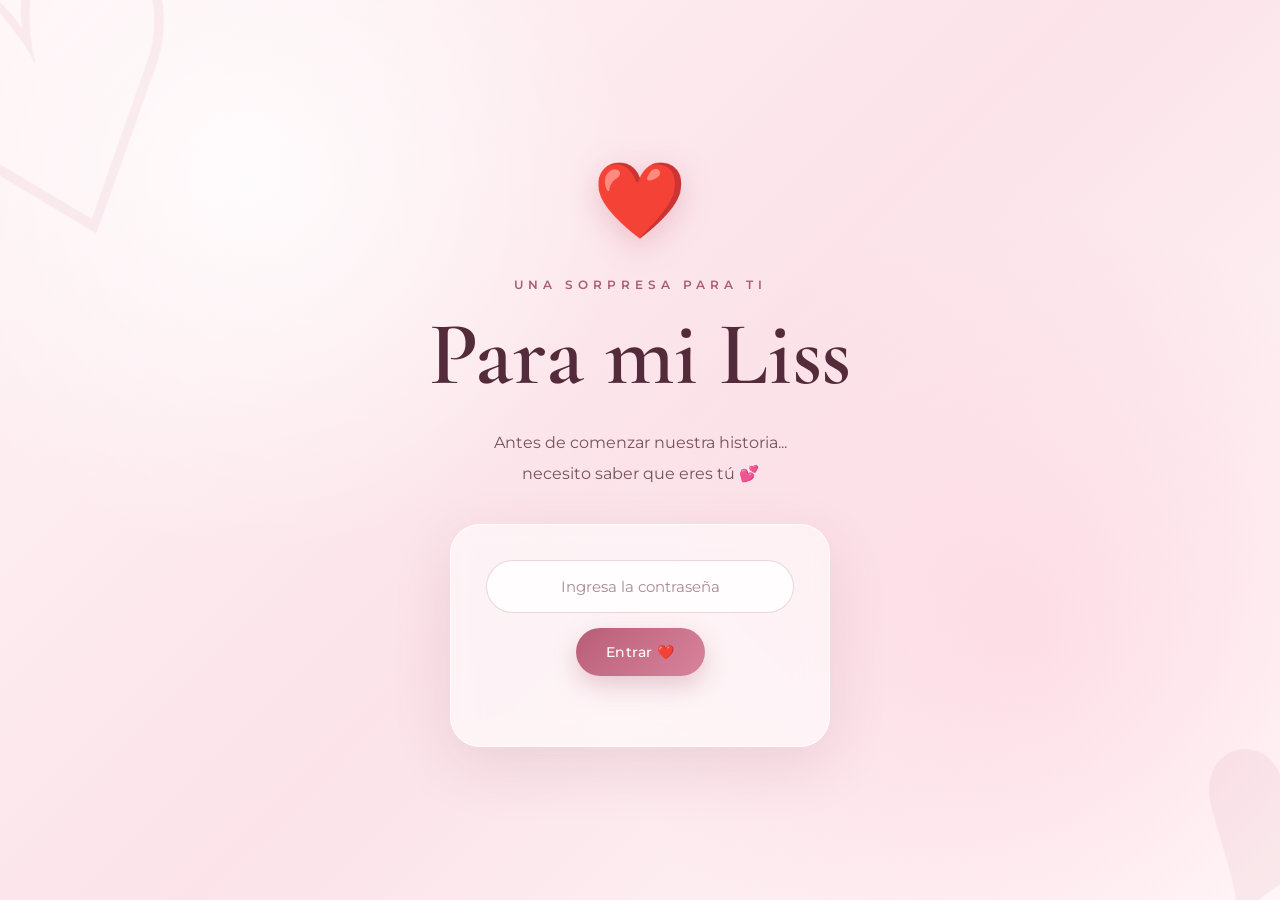
<file: index.html>
<!DOCTYPE html>
<html lang="es">

<head>
    <meta charset="UTF-8">
    <meta name="viewport" content="width=device-width, initial-scale=1.0">

    <title>Para mi Liss ❤️</title>

    <link rel="stylesheet" href="style.css">
</head>

<body>

    <!-- ================================= -->
    <!-- PÁGINA 1 - CONTRASEÑA -->
    <!-- ================================= -->

    <section class="pagina activa" id="passwordPage">

        <div class="corazon">❤️</div>

        <p class="pequeno">
            UNA SORPRESA PARA TI
        </p>

        <h1>
            Para mi Liss
        </h1>

        <p class="frase">
            Antes de comenzar nuestra historia...
            <br>
            necesito saber que eres tú 💕
        </p>

        <div class="password-box">

            <input
                type="password"
                id="passwordInput"
                placeholder="Ingresa la contraseña"
            >

            <button id="entrar">
                Entrar ❤️
            </button>

            <p id="errorPassword"></p>

        </div>

    </section>


    <!-- ================================= -->
    <!-- PÁGINA 2 - INICIO -->
    <!-- ================================= -->

    <section class="pagina" id="inicio">

        <div class="corazon">❤️</div>

        <p class="pequeno">
            PARA TI, MI AMOR
        </p>

        <h1>
            Para mi Liss
        </h1>

        <p class="frase">
            Una pequeña sorpresa para celebrar
            <br>
            nuestro primer mes juntos.
        </p>

        <button id="comenzar">
            Comenzar nuestra historia ✨
        </button>

    </section>


    <!-- ================================= -->
    <!-- PÁGINA 3 - NUESTRA HISTORIA -->
    <!-- ================================= -->

    <section class="pagina" id="historia">

        <p class="pequeno">
            NUESTRA HISTORIA
        </p>

        <h2>
            Todo comenzó contigo ❤️
        </h2>

        <p class="texto-historia">
            Hay historias que comienzan de una manera inesperada,
            y la nuestra comenzó el 24 de diciembre de 2025,
            cuando empezamos a hablar.
        </p>

        <div class="fecha">

            <div class="numero">
                24
            </div>

            <div>
                <h3>
                    Diciembre 2025
                </h3>

                <p>
                    El día en que nuestras conversaciones
                    comenzaron a convertirse en algo especial.
                </p>
            </div>

        </div>

        <div class="separador">
            ♡
        </div>

        <div class="fecha">

            <div class="numero">
                24
            </div>

            <div>
                <h3>
                    Julio 2026
                </h3>

                <p>
                    El día en que te pregunté si querías
                    ser mi polola y comenzamos oficialmente
                    nuestra historia.
                </p>
            </div>

        </div>

        <div class="navegacion">

            <button class="volver" data-anterior="inicio">
                ← Atrás
            </button>

            <button id="fotos">
                Continuar ❤️
            </button>

        </div>

    </section>


    <!-- ================================= -->
    <!-- PÁGINA 4 - NUESTROS MOMENTOS -->
    <!-- ================================= -->

    <section class="pagina momentos" id="momentos">

        <p class="pequeno">
            NUESTROS MOMENTOS
        </p>

        <h2>
            Pequeños momentos,
            <br>
            grandes recuerdos ❤️
        </h2>

        <p class="texto-momentos">
            Cada foto guarda un momento que quiero recordar
            siempre contigo.
        </p>

        <div class="galeria">

            <div class="foto">
                <img src="imagenes/foto1.jpeg" alt="Nuestro recuerdo">
                <p>
                    Un momento que siempre voy a recordar ❤️
                </p>
            </div>

            <div class="foto">
                <img src="imagenes/foto2.jpeg" alt="Nuestro recuerdo">
                <p>
                    Contigo todo se siente diferente ✨
                </p>
            </div>

            <div class="foto">
                <img src="imagenes/foto3.jpeg" alt="Nuestro recuerdo">
                <p>
                    Otro recuerdo que guardo con mucho cariño 💕
                </p>
            </div>

            <div class="foto">
                <img src="imagenes/foto4.jpeg" alt="Nuestro recuerdo">
                <p>
                    Cada momento contigo se vuelve especial ❤️
                </p>
            </div>

            <div class="foto">
                <img src="imagenes/foto5.jpeg" alt="Nuestro recuerdo">
                <p>
                    Gracias por todos los momentos juntos 🌹
                </p>
            </div>

            <div class="foto">
                <img src="imagenes/foto6.jpeg" alt="Nuestro recuerdo">
                <p>
                    Por todos los recuerdos que todavía nos quedan ✨
                </p>
            </div>

            <div class="foto">
                <img src="imagenes/foto7.jpeg" alt="Nuestro recuerdo">
                <p>
                    Y esto recién comienza, mi amor ❤️
                </p>
            </div>

        </div>

        <div class="navegacion">

            <button class="volver" data-anterior="historia">
                ← Atrás
            </button>

            <button id="cartaBtn">
                Continuar 💌
            </button>

        </div>

    </section>


    <!-- ================================= -->
    <!-- PÁGINA 5 - CARTA -->
    <!-- ================================= -->

    <section class="pagina carta-seccion" id="carta">

        <p class="pequeno">
            PARA TI, LISS
        </p>

        <div class="sobre">
            💌
        </div>

        <h2>
            Una carta para mi amor
        </h2>

        <div class="carta">

            <p class="saludo">
                Mi amor, Liss:
            </p>

            <p>
                Como explicarte todo en esta carta. Desde el día
                que te conocí sabía la mujer que eras. Todo el
                amor y cariño que me brindaste desde el primer
                momento nunca lo había sentido.
            </p>

            <p>
                Quiero que sepas lo importante que eres para mí
                y lo feliz que me haces con tan solo tenerte en
                mi vida. Mi Liss, mi amor, gracias por llegar
                a mi vida.
            </p>

            <p>
                Desde aquel 24 de diciembre de 2025, desde que
                llegaste, vi la mujer que eres: lo fuerte,
                lo valiente y la increíble persona que eres tú.
                Quiero que sepas que mientras estés conmigo
                te cuidaré y te amaré hasta el último momento
                que tú me permitas estar a tu lado.
            </p>

            <p>
                Te respetaré y te daré todo lo que esté en mis
                manos para hacerte feliz.
            </p>

            <p>
                El 24 de julio de 2026 se convirtió en una fecha
                muy importante, ya que oficializamos lo que ya
                estaba escrito, lo que ya se notaba: que nos
                habíamos enamorado jajaja.
            </p>

            <p>
                Esta fecha marcará por siempre nuestro amor y
                será una fecha que cada vez recordaremos con
                mucho amor.
            </p>

            <p>
                Mi Liss, quiero decirte y mostrarte hasta que
                tú me lo permitas lo importante que eres para mí.
            </p>

            <p>
                Este primer mes puede parecer poquito tiempo,
                pero es el inicio de muchos años a tu lado.
                Es el inicio de nuevas experiencias, vacaciones
                y momentos que iremos creando.
            </p>

            <p>
                El poder compartir momentos contigo, reír juntos
                y conversar me llena de ilusión.
            </p>

            <p>
                Me gustaría algún día, viejitos, poder mirar
                hacia atrás y ver todo lo que hemos pasado juntos;
                esos dos chicos que el destino unió y nunca más
                separó, con la ayuda de Dios.
            </p>

            <p>
                Gracias por llegar a mi vida y por ser tú.
                Nunca dejes de brillar.
            </p>

            <p>
                Acá tendrás un hombro en el cual puedas apoyarte
                siempre. Tú sabes que juntos y con la ayuda de
                Diosito podremos lograr todo lo que nos
                propongamos.
            </p>

            <p>
                Te amo, mi amor.
            </p>

            <p>
                Juntos hasta que la muerte nos separe.
                ❤️
            </p>

            <p class="firma">
                Con mucho amor,
                <br>
                Martín Fuentes (tu amor) ❤️
            </p>

        </div>

        <div class="navegacion">

            <button class="volver" data-anterior="momentos">
                ← Atrás
            </button>

            <button id="sorpresa">
                Todavía hay algo más... ✨
            </button>

        </div>

    </section>


    <!-- ================================= -->
    <!-- PÁGINA 6 - SORPRESA FINAL -->
    <!-- ================================= -->

    <section class="pagina" id="final">

        <div class="corazon">
            💖
        </div>

        <p class="pequeno">
            PARA MI LISS
        </p>

        <h1>
            Y esto recién comienza...
        </h1>

        <p class="frase">
            Gracias por este primer mes,
            <br>
            por cada momento y por cada sonrisa.
            <br><br>
            Espero que esta sea solamente
            <br>
            la primera de muchas historias juntos. ❤️
        </p>

        <div class="mensaje-final">
            <h2>
                Te amo, Liss ❤️
            </h2>

            <p>
                24.07.2026
            </p>
        </div>

        <button class="volver" data-anterior="carta">
            ← Volver a la carta
        </button>

    </section>


    <!-- ================================= -->
    <!-- JAVASCRIPT -->
    <!-- ================================= -->

    <script src="script.js"></script>

</body>

</html>
</file>
<file: style.css>
/* =========================================
   PARA MI LISS ❤️
   DISEÑO ROMÁNTICO
   ========================================= */

@import url('https://fonts.googleapis.com/css2?family=Cormorant+Garamond:wght@400;500;600;700&family=Montserrat:wght@300;400;500;600&display=swap');


/* =========================================
   CONFIGURACIÓN GENERAL
   ========================================= */

* {
    box-sizing: border-box;
}

html {
    scroll-behavior: smooth;
}

body {
    margin: 0;
    padding: 0;

    min-height: 100vh;

    font-family: 'Montserrat', sans-serif;

    color: #4a2935;

    background:
        radial-gradient(circle at 20% 20%, rgba(255,255,255,0.8), transparent 30%),
        radial-gradient(circle at 80% 70%, rgba(255,190,210,0.35), transparent 35%),
        linear-gradient(135deg, #fff5f7, #fbe3e9, #fff8f9);

    overflow-x: hidden;
}


/* =========================================
   FONDO CON BRILLOS
   ========================================= */

body::before,
body::after {
    content: "♡";

    position: fixed;

    font-family: serif;

    color: rgba(190, 90, 120, 0.08);

    pointer-events: none;

    z-index: 0;
}

body::before {
    font-size: 400px;

    top: -130px;
    left: -130px;

    transform: rotate(-20deg);
}

body::after {
    content: "♥";

    font-size: 300px;

    bottom: -100px;
    right: -80px;

    transform: rotate(20deg);
}


/* =========================================
   SISTEMA DE PÁGINAS
   ========================================= */

.pagina {

    position: relative;

    z-index: 1;

    display: none;

    width: 100%;

    min-height: 100vh;

    padding: 60px 25px;

    opacity: 0;

    transform: translateX(50px);

    transition:
        opacity 0.6s ease,
        transform 0.6s ease;

}

.pagina.activa {

    display: flex;

    flex-direction: column;

    justify-content: center;

    align-items: center;

    opacity: 1;

    transform: translateX(0);

}


/* =========================================
   CORAZÓN PRINCIPAL
   ========================================= */

.corazon {

    font-size: 75px;

    margin-bottom: 20px;

    filter: drop-shadow(0 8px 15px rgba(190, 70, 100, 0.25));

    animation:

        latido 1.8s infinite ease-in-out,

        aparecer 1s ease;

}


/* =========================================
   ANIMACIÓN CORAZÓN
   ========================================= */

@keyframes latido {

    0%,
    100% {
        transform: scale(1);
    }

    50% {
        transform: scale(1.12);
    }

}


/* =========================================
   ANIMACIÓN ENTRADA
   ========================================= */

@keyframes aparecer {

    from {
        opacity: 0;
        transform: translateY(25px);
    }

    to {
        opacity: 1;
        transform: translateY(0);
    }

}


/* =========================================
   TEXTOS PEQUEÑOS
   ========================================= */

.pequeno {

    font-size: 12px;

    letter-spacing: 5px;

    font-weight: 600;

    color: #a95d73;

    margin-bottom: 15px;

    text-transform: uppercase;
}


/* =========================================
   TÍTULOS
   ========================================= */

h1,
h2,
h3 {

    font-family: 'Cormorant Garamond', serif;

    color: #542b3a;

}


h1 {

    font-size: clamp(55px, 8vw, 90px);

    margin: 5px 0 15px;

    font-weight: 600;

    line-height: 0.95;

    text-align: center;

}


h2 {

    font-size: clamp(38px, 6vw, 60px);

    text-align: center;

    margin: 10px 0 25px;

}


h3 {

    font-size: 28px;

    margin: 0 0 8px;

}


/* =========================================
   FRASES
   ========================================= */

.frase {

    text-align: center;

    font-size: 16px;

    line-height: 1.9;

    color: #76515d;

    max-width: 600px;

    margin-bottom: 35px;

}


/* =========================================
   BOTONES
   ========================================= */

button {

    border: none;

    outline: none;

    cursor: pointer;

    font-family: 'Montserrat', sans-serif;

    font-weight: 500;

}


#comenzar,
#entrar,
#fotos,
#cartaBtn,
#sorpresa {

    padding: 15px 30px;

    border-radius: 50px;

    background:

        linear-gradient(
            135deg,
            #b85d78,
            #d9849c
        );

    color: white;

    font-size: 14px;

    letter-spacing: 0.5px;

    box-shadow:

        0 10px 25px rgba(160, 70, 100, 0.25);

    transition:

        transform 0.3s ease,

        box-shadow 0.3s ease,

        filter 0.3s ease;

}


#comenzar:hover,
#entrar:hover,
#fotos:hover,
#cartaBtn:hover,
#sorpresa:hover {

    transform: translateY(-4px);

    box-shadow:

        0 15px 30px rgba(160, 70, 100, 0.35);

    filter: brightness(1.05);

}


#comenzar:active,
#entrar:active,
#fotos:active,
#cartaBtn:active,
#sorpresa:active {

    transform: scale(0.96);

}


/* =========================================
   CONTRASEÑA
   ========================================= */

.password-box {

    width: min(380px, 90%);

    padding: 35px;

    display: flex;

    flex-direction: column;

    align-items: center;

    gap: 15px;

    background:

        rgba(255,255,255,0.55);

    backdrop-filter: blur(15px);

    -webkit-backdrop-filter: blur(15px);

    border:

        1px solid rgba(255,255,255,0.7);

    border-radius: 30px;

    box-shadow:

        0 20px 60px rgba(120,50,70,0.12);

}


.password-box input {

    width: 100%;

    padding: 16px 20px;

    border-radius: 50px;

    border:

        1px solid rgba(180,100,120,0.25);

    background: rgba(255,255,255,0.8);

    text-align: center;

    font-family: 'Montserrat', sans-serif;

    font-size: 15px;

    color: #542b3a;

    outline: none;

    transition: 0.3s;

}


.password-box input:focus {

    border-color: #c8758e;

    box-shadow:

        0 0 0 4px rgba(200,117,142,0.1);

}


.password-box input::placeholder {

    color: #a98993;

}


/* =========================================
   ERROR
   ========================================= */

#errorPassword {

    color: #b64d63;

    font-size: 13px;

    min-height: 20px;

    margin: 0;

}


/* =========================================
   HISTORIA
   ========================================= */

#historia {

    max-width: 900px;

    margin: auto;

}


.texto-historia {

    max-width: 650px;

    text-align: center;

    line-height: 1.9;

    color: #76515d;

    margin-bottom: 35px;

}


/* =========================================
   FECHAS
   ========================================= */

.fecha {

    width: min(700px, 95%);

    display: flex;

    align-items: center;

    gap: 25px;

    padding: 25px;

    margin: 10px 0;

    background:

        rgba(255,255,255,0.55);

    backdrop-filter: blur(15px);

    border:

        1px solid rgba(255,255,255,0.75);

    border-radius: 25px;

    box-shadow:

        0 15px 40px rgba(120,50,70,0.08);

}


.numero {

    min-width: 75px;

    height: 75px;

    display: flex;

    align-items: center;

    justify-content: center;

    border-radius: 50%;

    background:

        linear-gradient(
            135deg,
            #b85d78,
            #dc91a5
        );

    color: white;

    font-family: 'Cormorant Garamond', serif;

    font-size: 36px;

    font-weight: 600;

    box-shadow:

        0 8px 20px rgba(160,70,100,0.2);

}


.fecha p {

    margin: 0;

    color: #76515d;

    line-height: 1.6;

}


/* =========================================
   SEPARADOR
   ========================================= */

.separador {

    margin: 10px;

    font-size: 30px;

    color: #bd7188;

}


/* =========================================
   MOMENTOS
   ========================================= */

#momentos {

    justify-content: flex-start;

    padding-top: 70px;

    padding-bottom: 70px;

}


.texto-momentos {

    text-align: center;

    max-width: 600px;

    color: #76515d;

    margin-bottom: 40px;

}


/* =========================================
   GALERÍA
   ========================================= */

.galeria {

    width: min(1000px, 95%);

    display: grid;

    grid-template-columns:
        repeat(3, 1fr);

    gap: 25px;

}


.foto {

    background:

        rgba(255,255,255,0.65);

    padding: 12px;

    border-radius: 20px;

    box-shadow:

        0 15px 40px rgba(120,50,70,0.1);

    transition:

        transform 0.4s ease,

        box-shadow 0.4s ease;

}


.foto:hover {

    transform:
        translateY(-8px)
        rotate(1deg);

    box-shadow:

        0 25px 50px rgba(120,50,70,0.18);

}


.foto img {

    width: 100%;

    height: 260px;

    object-fit: cover;

    border-radius: 14px;

    display: block;

}


.foto p {

    text-align: center;

    font-family:
        'Cormorant Garamond',
        serif;

    font-size: 20px;

    color: #633746;

    margin: 14px 5px 8px;

}


/* =========================================
   CARTA
   ========================================= */

#carta {

    justify-content: flex-start;

    padding-top: 70px;

    padding-bottom: 70px;

}


.sobre {

    font-size: 70px;

    animation: flotando 3s infinite ease-in-out;

}


@keyframes flotando {

    0%,
    100% {
        transform: translateY(0);
    }

    50% {
        transform: translateY(-10px);
    }

}


.carta {

    width: min(750px, 95%);

    padding: 45px;

    background:

        linear-gradient(
            rgba(255,253,247,0.95),
            rgba(255,248,244,0.95)
        );

    border-radius: 8px;

    box-shadow:

        0 20px 70px rgba(90,50,50,0.15);

    position: relative;

    margin-bottom: 35px;

}


.carta::before {

    content: "";

    position: absolute;

    inset: 12px;

    border:

        1px solid rgba(160,90,100,0.15);

    pointer-events: none;

}


.carta p {

    position: relative;

    z-index: 1;

    font-family:
        'Cormorant Garamond',
        serif;

    font-size: 20px;

    line-height: 1.75;

    color: #593c43;

}


.carta .saludo {

    font-size: 28px;

    font-weight: 600;

}


.firma {

    text-align: right;

    margin-top: 35px;

    font-size: 22px !important;

}


/* =========================================
   NAVEGACIÓN
   ========================================= */

.navegacion {

    display: flex;

    justify-content: center;

    align-items: center;

    gap: 15px;

    margin-top: 20px;

    flex-wrap: wrap;

}


.volver {

    padding: 13px 22px;

    border-radius: 50px;

    background:

        rgba(255,255,255,0.7);

    color: #8b5365;

    border:

        1px solid rgba(160,90,110,0.2);

    transition: 0.3s;

}


.volver:hover {

    transform: translateY(-3px);

    background: white;

}


/* =========================================
   FINAL
   ========================================= */

#final {

    text-align: center;

}


#final h1 {

    max-width: 850px;

}


.mensaje-final {

    margin: 25px 0 35px;

    padding: 30px 50px;

    background:

        rgba(255,255,255,0.5);

    backdrop-filter: blur(15px);

    border-radius: 30px;

    box-shadow:

        0 15px 50px rgba(120,50,70,0.1);

}


.mensaje-final h2 {

    margin: 0;

    font-size: 45px;

}


.mensaje-final p {

    color: #9b6073;

    letter-spacing: 4px;

}


/* =========================================
   CORAZONES FLOTANTES
   ========================================= */

body {

    position: relative;

}


body::before {

    animation: brillo 8s infinite alternate ease-in-out;

}


@keyframes brillo {

    from {
        opacity: 0.5;
    }

    to {
        opacity: 1;
    }

}


/* =========================================
   CELULAR
   ========================================= */

@media (max-width: 700px) {

    .pagina {

        padding:

            45px 18px;

    }


    h1 {

        font-size: 55px;

    }


    h2 {

        font-size: 40px;

    }


    .corazon {

        font-size: 60px;

    }


    .fecha {

        align-items: flex-start;

    }


    .numero {

        min-width: 60px;

        height: 60px;

        font-size: 28px;

    }


    .galeria {

        grid-template-columns: 1fr;

    }


    .foto img {

        height: 300px;

    }


    .carta {

        padding: 30px 25px;

    }


    .carta p {

        font-size: 19px;

    }


    .mensaje-final {

        padding: 25px;

    }


    .mensaje-final h2 {

        font-size: 38px;

    }

}
</file>
